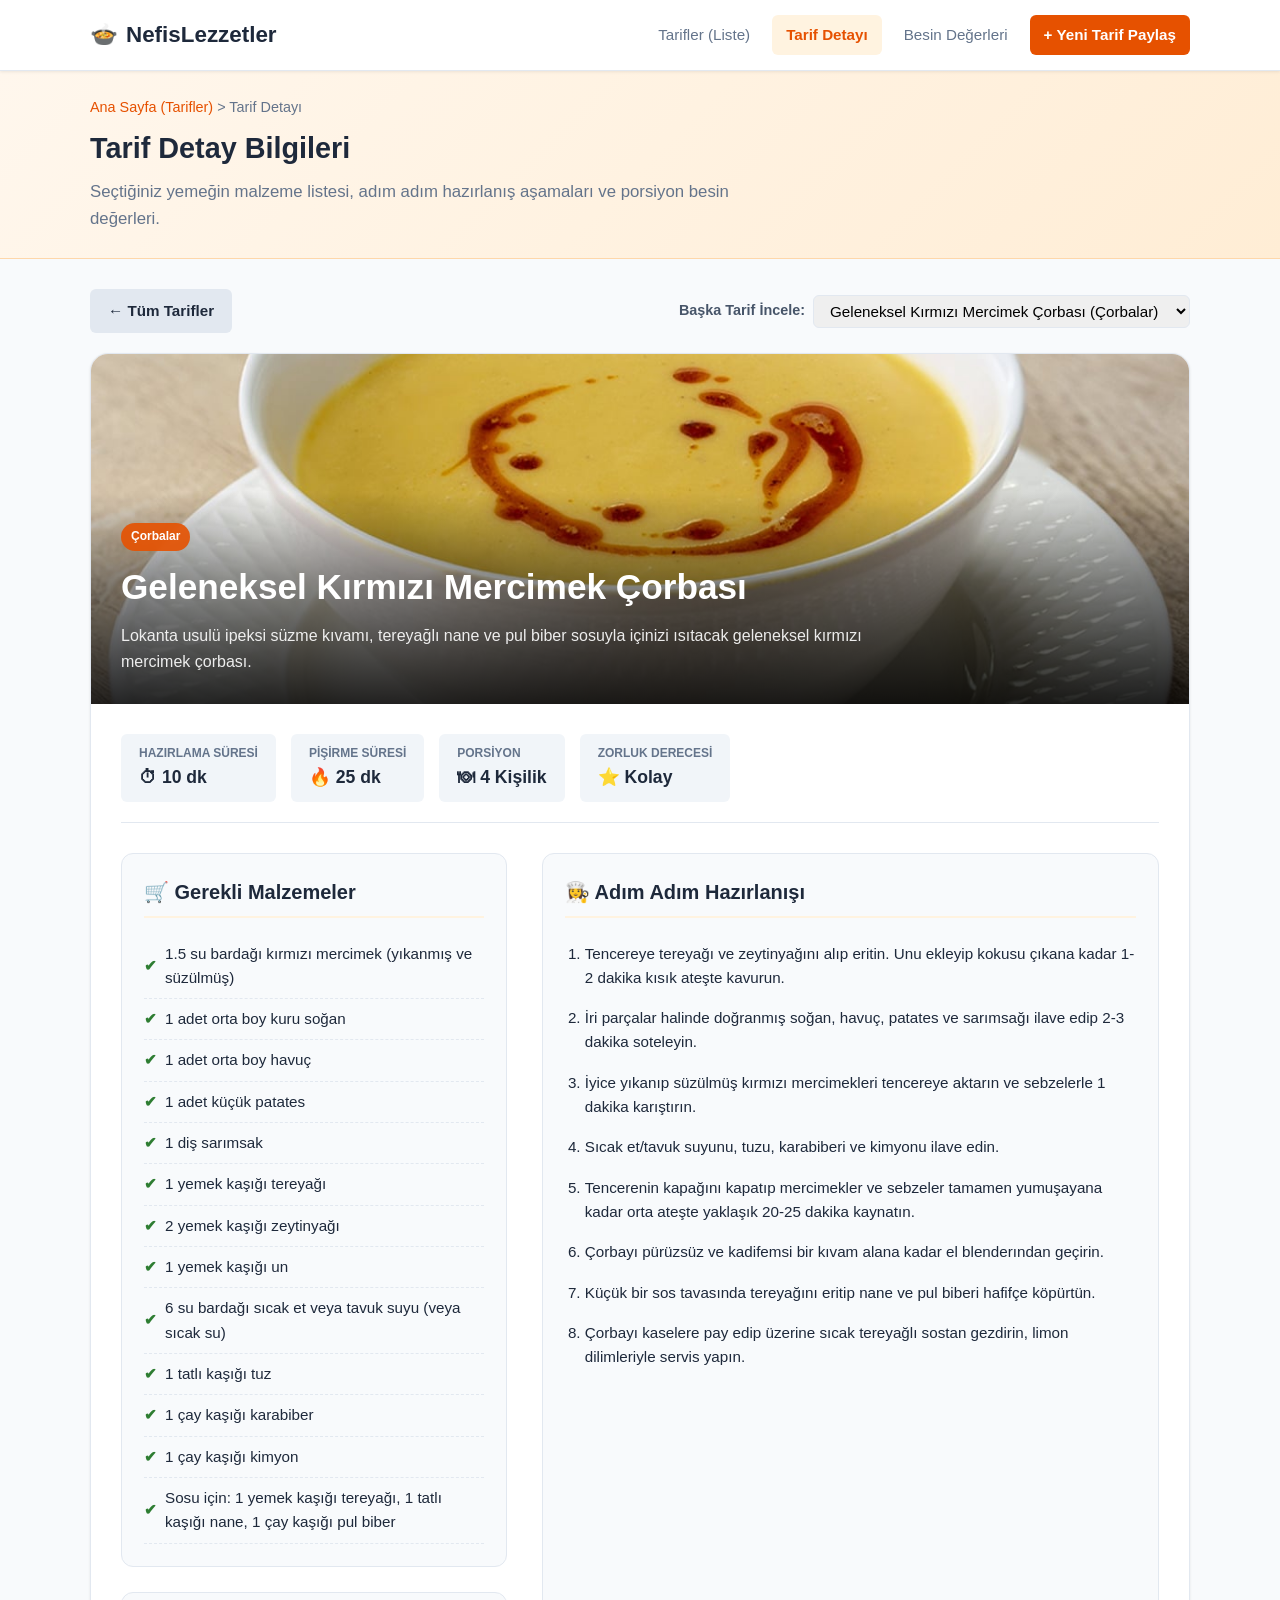
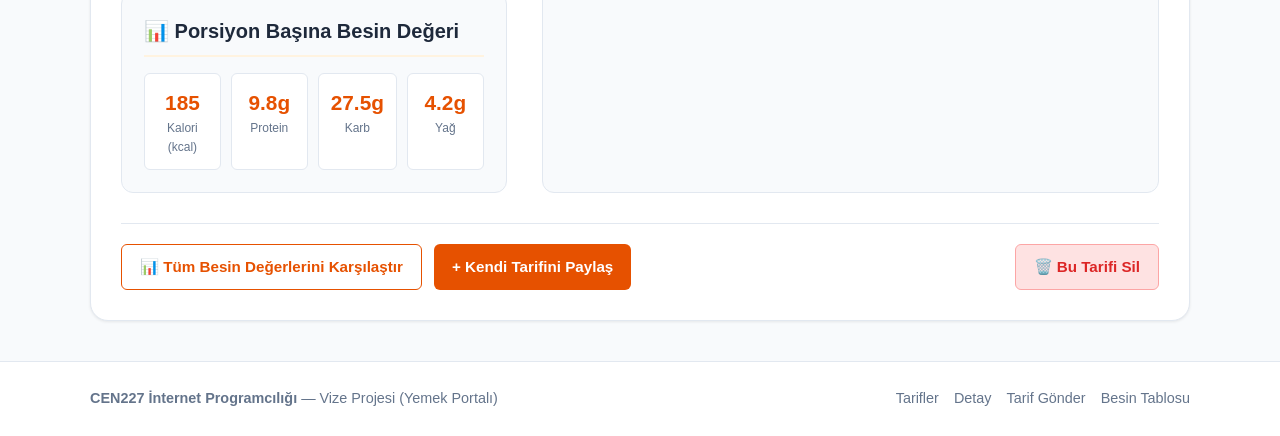
<file: web vize projesi/detail.html>
<!DOCTYPE html>
<html lang="tr">
<head>
  <meta charset="UTF-8">
  <meta name="viewport" content="width=device-width, initial-scale=1.0">
  <title>Tarif Detayı | Yemek Tarifleri Portalı</title>
  <link rel="stylesheet" href="style.css">
</head>
<body>

  <!-- ==================== ÜST MENÜ (NAVBAR) ==================== -->
  <nav class="navbar">
    <div class="container nav-container">
      <a href="index.html" class="logo">
        🍲 <span>NefisLezzetler</span>
      </a>
      <ul class="nav-menu">
        <li><a href="index.html" class="nav-link">Tarifler (Liste)</a></li>
        <li><a href="detail.html" class="nav-link">Tarif Detayı</a></li>
        <li><a href="table.html" class="nav-link">Besin Değerleri</a></li>
        <li><a href="form.html" class="nav-link nav-btn">+ Yeni Tarif Paylaş</a></li>
      </ul>
    </div>
  </nav>

  <!-- ==================== HERO BÖLÜMÜ ==================== -->
  <div class="hero-section" style="padding: 25px 0;">
    <div class="container">
      <div style="font-size: 0.9rem; color: #64748b; margin-bottom: 6px;">
        <a href="index.html" style="color: #e65100;">Ana Sayfa (Tarifler)</a> &gt; Tarif Detayı
      </div>
      <h1 class="hero-title" style="font-size: 1.8rem;">Tarif Detay Bilgileri</h1>
      <p class="hero-subtitle">
        Seçtiğiniz yemeğin malzeme listesi, adım adım hazırlanış aşamaları ve porsiyon besin değerleri.
      </p>
    </div>
  </div>

  <!-- ==================== ANA İÇERİK ==================== -->
  <div class="container">
    <!-- JavaScript tarafından doldurulacak detay konteyneri -->
    <div id="detail-container">
      <div style="text-align: center; padding: 50px;">
        <p>Tarif bilgileri yükleniyor...</p>
      </div>
    </div>
  </div>

  <!-- ==================== ALT BİLGİ (FOOTER) ==================== -->
  <footer class="footer">
    <div class="container footer-content">
      <div>
        <strong>CEN227 İnternet Programcılığı</strong> — Vize Projesi (Yemek Portalı)
      </div>
      <div class="footer-links">
        <a href="index.html">Tarifler</a>
        <a href="detail.html">Detay</a>
        <a href="form.html">Tarif Gönder</a>
        <a href="table.html">Besin Tablosu</a>
      </div>
    </div>
  </footer>

  <!-- Script Dosyaları -->
  <script src="data.js"></script>
  <script src="main.js"></script>
</body>
</html>
</file>
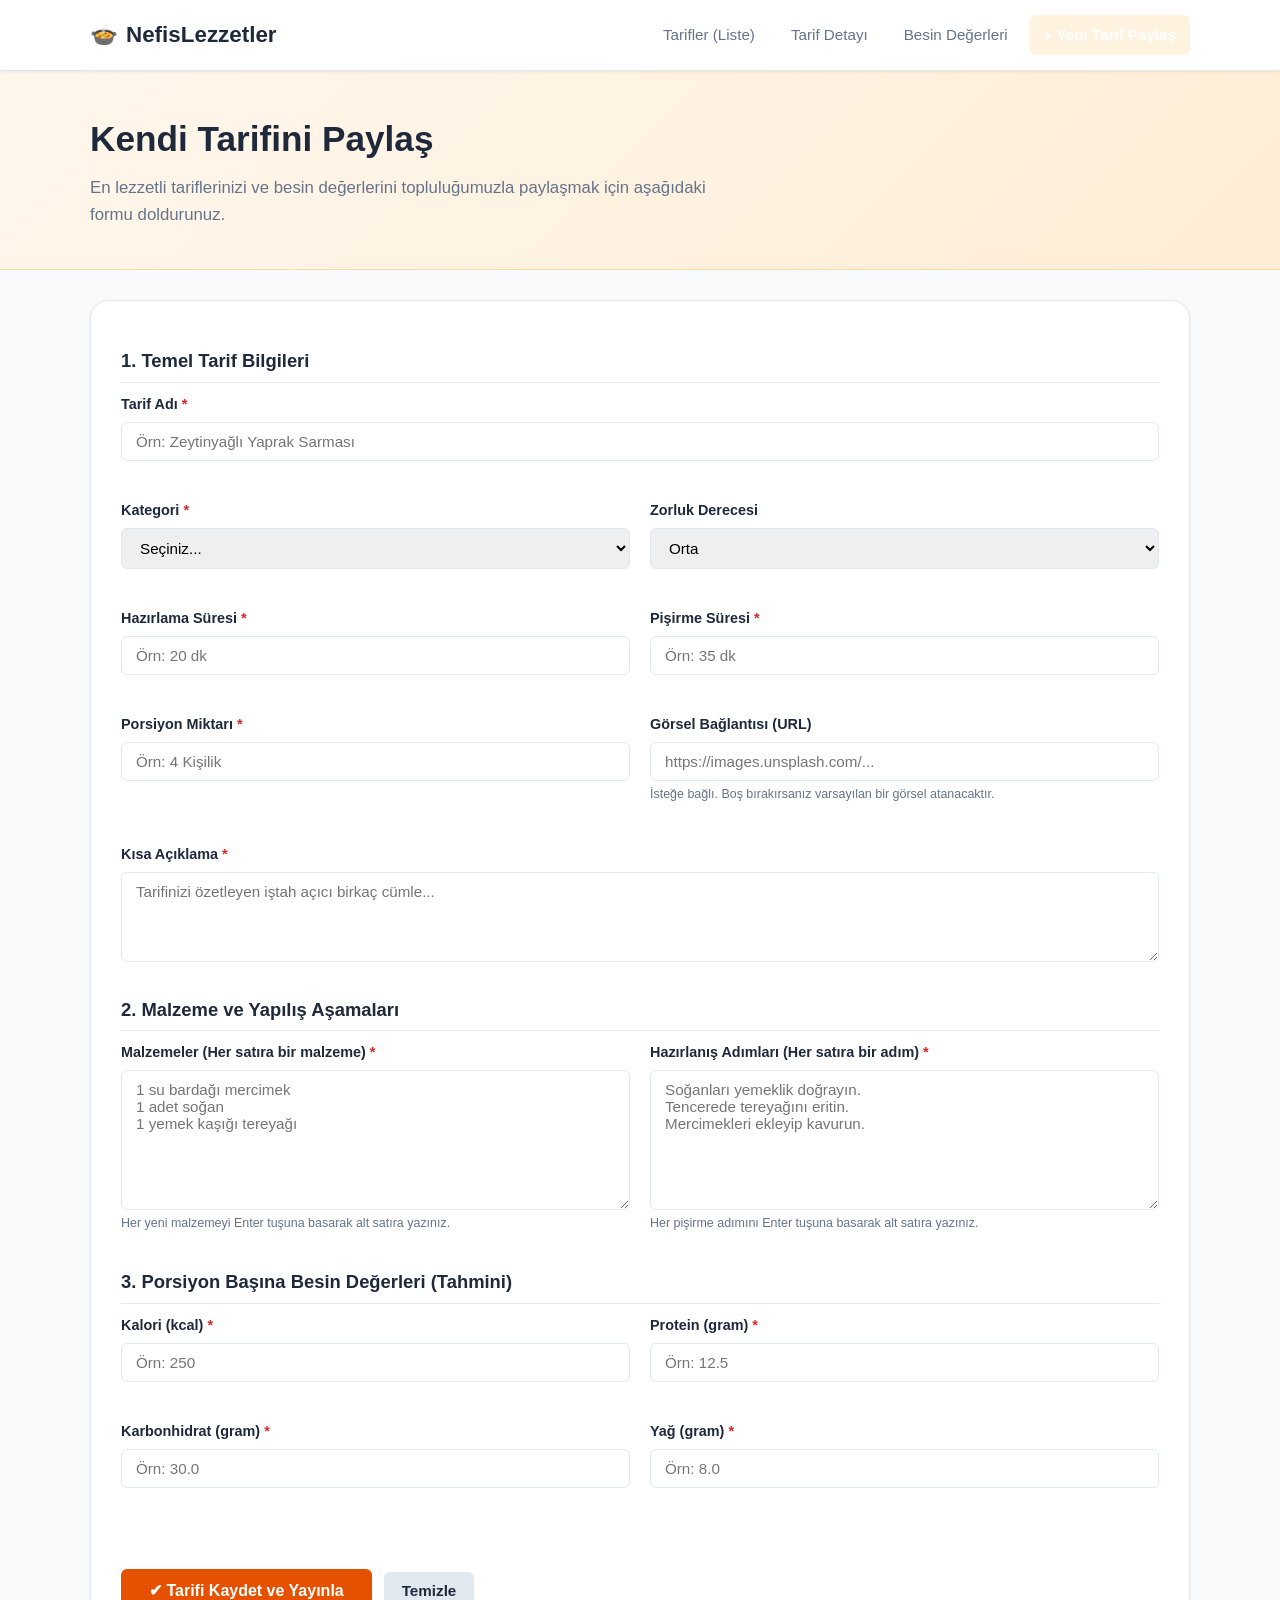
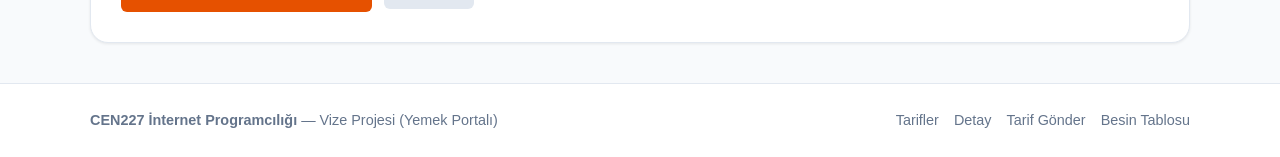
<file: web vize projesi/form.html>
<!DOCTYPE html>
<html lang="tr">
<head>
  <meta charset="UTF-8">
  <meta name="viewport" content="width=device-width, initial-scale=1.0">
  <title>Tarif Gönderme Formu | Yemek Tarifleri Portalı</title>
  <link rel="stylesheet" href="style.css">
</head>
<body>

  <!-- ==================== ÜST MENÜ (NAVBAR) ==================== -->
  <nav class="navbar">
    <div class="container nav-container">
      <a href="index.html" class="logo">
        🍲 <span>NefisLezzetler</span>
      </a>
      <ul class="nav-menu">
        <li><a href="index.html" class="nav-link">Tarifler (Liste)</a></li>
        <li><a href="detail.html" class="nav-link">Tarif Detayı</a></li>
        <li><a href="table.html" class="nav-link">Besin Değerleri</a></li>
        <li><a href="form.html" class="nav-link nav-btn active">+ Yeni Tarif Paylaş</a></li>
      </ul>
    </div>
  </nav>

  <!-- ==================== HERO BÖLÜMÜ ==================== -->
  <div class="hero-section">
    <div class="container">
      <h1 class="hero-title">Kendi Tarifini Paylaş</h1>
      <p class="hero-subtitle">
        En lezzetli tariflerinizi ve besin değerlerini topluluğumuzla paylaşmak için aşağıdaki formu doldurunuz.
      </p>
    </div>
  </div>

  <!-- ==================== ANA İÇERİK ==================== -->
  <div class="container">

    <!-- Başarı Bildirim Kutusu (Alert) -->
    <div id="success-alert" class="alert-box alert-success"></div>

    <!-- Form Kartı -->
    <div class="form-card">
      <form id="recipe-form" novalidate>
        
        <!-- Bölüm 1: Genel Bilgiler -->
        <div class="form-section-title">1. Temel Tarif Bilgileri</div>
        
        <div class="form-grid">
          <!-- Tarif Adı -->
          <div class="form-group col-full">
            <label for="name" class="form-label">Tarif Adı <span class="req">*</span></label>
            <input 
              type="text" 
              id="name" 
              class="form-control" 
              placeholder="Örn: Zeytinyağlı Yaprak Sarması" 
              required
            >
            <span id="name-error" class="error-message"></span>
          </div>

          <!-- Kategori -->
          <div class="form-group">
            <label for="category" class="form-label">Kategori <span class="req">*</span></label>
            <select id="category" class="form-control" required>
              <option value="">Seçiniz...</option>
              <option value="Çorbalar">Çorbalar</option>
              <option value="Ana Yemekler">Ana Yemekler</option>
              <option value="Deniz Ürünleri">Deniz Ürünleri</option>
              <option value="Salatalar">Salatalar</option>
              <option value="Tatlılar">Tatlılar</option>
              <option value="Aperatifler">Aperatifler</option>
            </select>
            <span id="category-error" class="error-message"></span>
          </div>

          <!-- Zorluk Derecesi -->
          <div class="form-group">
            <label for="difficulty" class="form-label">Zorluk Derecesi</label>
            <select id="difficulty" class="form-control">
              <option value="Kolay">Kolay</option>
              <option value="Orta" selected>Orta</option>
              <option value="Zor">Zor</option>
            </select>
          </div>

          <!-- Hazırlama Süresi -->
          <div class="form-group">
            <label for="prepTime" class="form-label">Hazırlama Süresi <span class="req">*</span></label>
            <input 
              type="text" 
              id="prepTime" 
              class="form-control" 
              placeholder="Örn: 20 dk" 
              required
            >
            <span id="prepTime-error" class="error-message"></span>
          </div>

          <!-- Pişirme Süresi -->
          <div class="form-group">
            <label for="cookTime" class="form-label">Pişirme Süresi <span class="req">*</span></label>
            <input 
              type="text" 
              id="cookTime" 
              class="form-control" 
              placeholder="Örn: 35 dk" 
              required
            >
            <span id="cookTime-error" class="error-message"></span>
          </div>

          <!-- Porsiyon -->
          <div class="form-group">
            <label for="servings" class="form-label">Porsiyon Miktarı <span class="req">*</span></label>
            <input 
              type="text" 
              id="servings" 
              class="form-control" 
              placeholder="Örn: 4 Kişilik" 
              required
            >
            <span id="servings-error" class="error-message"></span>
          </div>

          <!-- Görsel URL -->
          <div class="form-group">
            <label for="image" class="form-label">Görsel Bağlantısı (URL)</label>
            <input 
              type="url" 
              id="image" 
              class="form-control" 
              placeholder="https://images.unsplash.com/..."
            >
            <span class="form-hint">İsteğe bağlı. Boş bırakırsanız varsayılan bir görsel atanacaktır.</span>
          </div>

          <!-- Kısa Açıklama -->
          <div class="form-group col-full">
            <label for="description" class="form-label">Kısa Açıklama <span class="req">*</span></label>
            <textarea 
              id="description" 
              class="form-control" 
              placeholder="Tarifinizi özetleyen iştah açıcı birkaç cümle..." 
              required
            ></textarea>
            <span id="description-error" class="error-message"></span>
          </div>
        </div>

        <!-- Bölüm 2: Malzemeler ve Hazırlanış -->
        <div class="form-section-title">2. Malzeme ve Yapılış Aşamaları</div>

        <div class="form-grid">
          <!-- Malzemeler -->
          <div class="form-group">
            <label for="ingredients" class="form-label">Malzemeler (Her satıra bir malzeme) <span class="req">*</span></label>
            <textarea 
              id="ingredients" 
              class="form-control" 
              style="min-height: 140px;" 
              placeholder="1 su bardağı mercimek&#10;1 adet soğan&#10;1 yemek kaşığı tereyağı" 
              required
            ></textarea>
            <span class="form-hint">Her yeni malzemeyi Enter tuşuna basarak alt satıra yazınız.</span>
            <span id="ingredients-error" class="error-message"></span>
          </div>

          <!-- Hazırlanış -->
          <div class="form-group">
            <label for="instructions" class="form-label">Hazırlanış Adımları (Her satıra bir adım) <span class="req">*</span></label>
            <textarea 
              id="instructions" 
              class="form-control" 
              style="min-height: 140px;" 
              placeholder="Soğanları yemeklik doğrayın.&#10;Tencerede tereyağını eritin.&#10;Mercimekleri ekleyip kavurun." 
              required
            ></textarea>
            <span class="form-hint">Her pişirme adımını Enter tuşuna basarak alt satıra yazınız.</span>
            <span id="instructions-error" class="error-message"></span>
          </div>
        </div>

        <!-- Bölüm 3: Besin Değerleri -->
        <div class="form-section-title">3. Porsiyon Başına Besin Değerleri (Tahmini)</div>

        <div class="form-grid">
          <div class="form-group">
            <label for="calories" class="form-label">Kalori (kcal) <span class="req">*</span></label>
            <input type="number" id="calories" class="form-control" placeholder="Örn: 250" min="0" required>
          </div>

          <div class="form-group">
            <label for="protein" class="form-label">Protein (gram) <span class="req">*</span></label>
            <input type="number" step="0.1" id="protein" class="form-control" placeholder="Örn: 12.5" min="0" required>
          </div>

          <div class="form-group">
            <label for="carbs" class="form-label">Karbonhidrat (gram) <span class="req">*</span></label>
            <input type="number" step="0.1" id="carbs" class="form-control" placeholder="Örn: 30.0" min="0" required>
          </div>

          <div class="form-group">
            <label for="fat" class="form-label">Yağ (gram) <span class="req">*</span></label>
            <input type="number" step="0.1" id="fat" class="form-control" placeholder="Örn: 8.0" min="0" required>
          </div>

          <div class="form-group col-full">
            <span id="nutrition-error" class="error-message"></span>
          </div>
        </div>

        <!-- Butonlar -->
        <div style="margin-top: 25px; display: flex; gap: 12px; align-items: center;">
          <button type="submit" class="btn btn-primary" style="padding: 12px 28px; font-size: 1rem;">
            ✔ Tarifi Kaydet ve Yayınla
          </button>
          <button type="reset" class="btn btn-secondary">
            Temizle
          </button>
        </div>

      </form>
    </div>

  </div>

  <!-- ==================== ALT BİLGİ (FOOTER) ==================== -->
  <footer class="footer">
    <div class="container footer-content">
      <div>
        <strong>CEN227 İnternet Programcılığı</strong> — Vize Projesi (Yemek Portalı)
      </div>
      <div class="footer-links">
        <a href="index.html">Tarifler</a>
        <a href="detail.html">Detay</a>
        <a href="form.html">Tarif Gönder</a>
        <a href="table.html">Besin Tablosu</a>
      </div>
    </div>
  </footer>

  <!-- Script Dosyaları -->
  <script src="data.js"></script>
  <script src="main.js"></script>
</body>
</html>
</file>
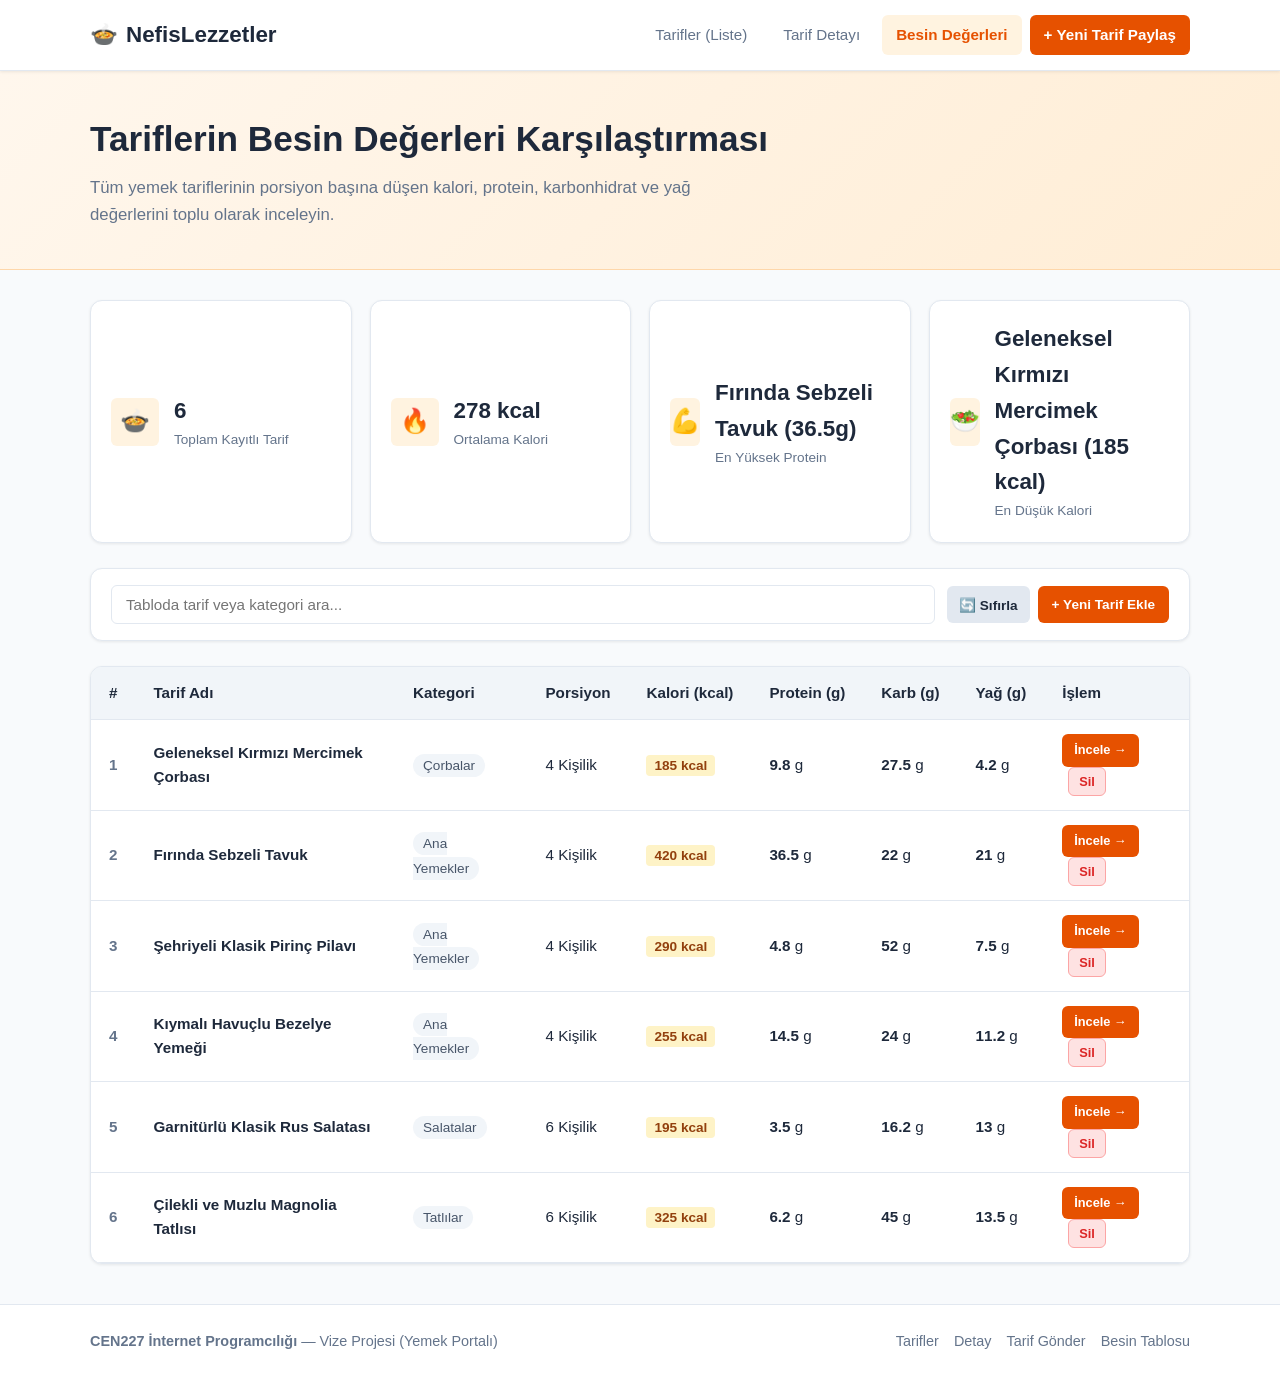
<file: web vize projesi/table.html>
<!DOCTYPE html>
<html lang="tr">
<head>
  <meta charset="UTF-8">
  <meta name="viewport" content="width=device-width, initial-scale=1.0">
  <title>Besin Değeri Tablosu | Yemek Tarifleri Portalı</title>
  <link rel="stylesheet" href="style.css">
</head>
<body>

  <!-- ==================== ÜST MENÜ (NAVBAR) ==================== -->
  <nav class="navbar">
    <div class="container nav-container">
      <a href="index.html" class="logo">
        🍲 <span>NefisLezzetler</span>
      </a>
      <ul class="nav-menu">
        <li><a href="index.html" class="nav-link">Tarifler (Liste)</a></li>
        <li><a href="detail.html" class="nav-link">Tarif Detayı</a></li>
        <li><a href="table.html" class="nav-link active">Besin Değerleri</a></li>
        <li><a href="form.html" class="nav-link nav-btn">+ Yeni Tarif Paylaş</a></li>
      </ul>
    </div>
  </nav>

  <!-- ==================== HERO BÖLÜMÜ ==================== -->
  <div class="hero-section">
    <div class="container">
      <h1 class="hero-title">Tariflerin Besin Değerleri Karşılaştırması</h1>
      <p class="hero-subtitle">
        Tüm yemek tariflerinin porsiyon başına düşen kalori, protein, karbonhidrat ve yağ değerlerini toplu olarak inceleyin.
      </p>
    </div>
  </div>

  <!-- ==================== ANA İÇERİK ==================== -->
  <div class="container">

    <!-- Özet İstatistik Kartları (Div Grid) -->
    <div class="stats-cards-grid">
      <div class="stat-card">
        <div class="stat-icon">🍲</div>
        <div class="stat-info">
          <div id="stat-total" class="stat-val">0</div>
          <div class="stat-lbl">Toplam Kayıtlı Tarif</div>
        </div>
      </div>

      <div class="stat-card">
        <div class="stat-icon">🔥</div>
        <div class="stat-info">
          <div id="stat-avg-cal" class="stat-val">0 kcal</div>
          <div class="stat-lbl">Ortalama Kalori</div>
        </div>
      </div>

      <div class="stat-card">
        <div class="stat-icon">💪</div>
        <div class="stat-info">
          <div id="stat-top-protein" class="stat-val">-</div>
          <div class="stat-lbl">En Yüksek Protein</div>
        </div>
      </div>

      <div class="stat-card">
        <div class="stat-icon">🥗</div>
        <div class="stat-info">
          <div id="stat-lowest-cal" class="stat-val">-</div>
          <div class="stat-lbl">En Düşük Kalori</div>
        </div>
      </div>
    </div>

    <!-- Tablo İçi Arama ve Filtreleme -->
    <div class="filter-bar">
      <div class="search-box">
        <input 
          type="text" 
          id="table-search" 
          class="search-input" 
          placeholder="Tabloda tarif veya kategori ara..."
        >
      </div>
      <div style="display: flex; gap: 8px;">
        <button type="button" onclick="handleResetDefaults()" class="btn btn-secondary" style="font-size: 0.85rem; padding: 8px 12px;" title="Varsayılan başlangıç tariflerini geri yükler">
          🔄 Sıfırla
        </button>
        <a href="form.html" class="btn btn-primary" style="font-size: 0.85rem; padding: 8px 14px;">
          + Yeni Tarif Ekle
        </a>
      </div>
    </div>

    <!-- Düzenli HTML Tablosu (table-responsive div içinde) -->
    <div class="table-responsive">
      <table class="data-table">
        <thead>
          <tr>
            <th>#</th>
            <th>Tarif Adı</th>
            <th>Kategori</th>
            <th>Porsiyon</th>
            <th>Kalori (kcal)</th>
            <th>Protein (g)</th>
            <th>Karb (g)</th>
            <th>Yağ (g)</th>
            <th>İşlem</th>
          </tr>
        </thead>
        <tbody id="table-body">
          <!-- JavaScript tarafından doldurulacaktır -->
        </tbody>
      </table>
    </div>

  </div>

  <!-- ==================== ALT BİLGİ (FOOTER) ==================== -->
  <footer class="footer">
    <div class="container footer-content">
      <div>
        <strong>CEN227 İnternet Programcılığı</strong> — Vize Projesi (Yemek Portalı)
      </div>
      <div class="footer-links">
        <a href="index.html">Tarifler</a>
        <a href="detail.html">Detay</a>
        <a href="form.html">Tarif Gönder</a>
        <a href="table.html">Besin Tablosu</a>
      </div>
    </div>
  </footer>

  <!-- Script Dosyaları -->
  <script src="data.js"></script>
  <script src="main.js"></script>
</body>
</html>
</file>
<file: web vize projesi/style.css>
/* ==========================================================
   CEN227 Internet Programming Midterm Project
   Yemek Tarifleri Portalı - Genel CSS Dosyası (style.css)
   ========================================================== */

/* Renk Değişkenleri ve Genel Ayarlar */
:root {
  --primary: #e65100;         /* Sıcak turuncu / ana renk */
  --primary-hover: #bf360c;   /* Koyu turuncu hover */
  --primary-light: #fff3e0;   /* Açık zemin vurgusu */
  --secondary: #2e7d32;       /* Yeşil vurgu */
  --dark: #1e293b;            /* Koyu metin rengi */
  --light: #f8fafc;           /* Açık sayfa zemini */
  --white: #ffffff;
  --gray-100: #f1f5f9;
  --gray-200: #e2e8f0;
  --gray-400: #94a3b8;
  --gray-600: #64748b;
  --danger: #dc2626;          /* Hata rengi */
  --success: #16a34a;         /* Başarı rengi */
  --radius-sm: 6px;
  --radius-md: 12px;
  --radius-lg: 18px;
  --shadow-sm: 0 1px 3px rgba(0, 0, 0, 0.08);
  --shadow-md: 0 4px 14px rgba(0, 0, 0, 0.08);
  --shadow-lg: 0 10px 25px rgba(0, 0, 0, 0.12);
  --font-family: -apple-system, BlinkMacSystemFont, "Segoe UI", Roboto, Oxygen, Ubuntu, Cantarell, "Helvetica Neue", sans-serif;
}

/* Temel Sıfırlama */
* {
  box-sizing: border-box;
  margin: 0;
  padding: 0;
}

body {
  font-family: var(--font-family);
  background-color: var(--light);
  color: var(--dark);
  line-height: 1.6;
  min-height: 100vh;
  display: flex;
  flex-direction: column;
}

a {
  text-decoration: none;
  color: inherit;
}

/* Konteyner (Container Div) */
.container {
  width: 100%;
  max-width: 1140px;
  margin: 0 auto;
  padding: 0 20px;
}

/* ==========================================================
   Üst Navigasyon Çubuğu (Navbar)
   ========================================================== */
.navbar {
  background-color: var(--white);
  box-shadow: var(--shadow-sm);
  position: sticky;
  top: 0;
  z-index: 100;
  border-bottom: 1px solid var(--gray-200);
}

.nav-container {
  display: flex;
  align-items: center;
  justify-content: space-between;
  height: 70px;
}

.logo {
  font-size: 1.4rem;
  font-weight: 700;
  color: var(--primary);
  display: flex;
  align-items: center;
  gap: 8px;
}

.logo span {
  color: var(--dark);
}

.nav-menu {
  display: flex;
  align-items: center;
  gap: 8px;
  list-style: none;
}

.nav-link {
  display: inline-block;
  padding: 8px 14px;
  border-radius: var(--radius-sm);
  font-size: 0.95rem;
  font-weight: 500;
  color: var(--gray-600);
  transition: all 0.2s ease;
}

.nav-link:hover {
  color: var(--primary);
  background-color: var(--primary-light);
}

.nav-link.active {
  color: var(--primary);
  background-color: var(--primary-light);
  font-weight: 600;
}

.nav-btn {
  background-color: var(--primary);
  color: var(--white) !important;
  font-weight: 600;
}

.nav-btn:hover {
  background-color: var(--primary-hover) !important;
}

/* ==========================================================
   Hero / Başlık Alanı
   ========================================================== */
.hero-section {
  background: linear-gradient(135deg, #fff7ed 0%, #ffedd5 100%);
  padding: 40px 0;
  border-bottom: 1px solid #fed7aa;
  margin-bottom: 30px;
}

.hero-title {
  font-size: 2.2rem;
  font-weight: 800;
  color: var(--dark);
  margin-bottom: 8px;
}

.hero-subtitle {
  font-size: 1.05rem;
  color: var(--gray-600);
  max-width: 650px;
}

/* ==========================================================
   Sayfa İçi Filtreleme & Arama Çubuğu
   ========================================================== */
.filter-bar {
  display: flex;
  flex-wrap: wrap;
  gap: 12px;
  align-items: center;
  justify-content: space-between;
  margin-bottom: 25px;
  background: var(--white);
  padding: 16px 20px;
  border-radius: var(--radius-md);
  box-shadow: var(--shadow-sm);
  border: 1px solid var(--gray-200);
}

.search-box {
  flex: 1;
  min-width: 240px;
  position: relative;
}

.search-input {
  width: 100%;
  padding: 10px 14px;
  border: 1px solid var(--gray-200);
  border-radius: var(--radius-sm);
  font-size: 0.95rem;
  outline: none;
  transition: border-color 0.2s;
}

.search-input:focus {
  border-color: var(--primary);
}

.category-chips {
  display: flex;
  flex-wrap: wrap;
  gap: 8px;
}

.chip-btn {
  background-color: var(--gray-100);
  border: 1px solid var(--gray-200);
  color: var(--gray-600);
  padding: 6px 14px;
  border-radius: 20px;
  font-size: 0.85rem;
  font-weight: 500;
  cursor: pointer;
  transition: all 0.2s;
}

.chip-btn:hover {
  background-color: var(--primary-light);
  color: var(--primary);
}

.chip-btn.active {
  background-color: var(--primary);
  color: var(--white);
  border-color: var(--primary);
}

/* ==========================================================
   Tarif Kartları Grid Yapısı (Liste Sayfası)
   ========================================================== */
.recipe-grid {
  display: grid;
  grid-template-columns: repeat(auto-fill, minmax(320px, 1fr));
  gap: 25px;
  margin-bottom: 40px;
}

.recipe-card {
  background: var(--white);
  border-radius: var(--radius-md);
  overflow: hidden;
  box-shadow: var(--shadow-sm);
  border: 1px solid var(--gray-200);
  display: flex;
  flex-direction: column;
  transition: transform 0.2s, box-shadow 0.2s;
}

.recipe-card:hover {
  transform: translateY(-4px);
  box-shadow: var(--shadow-md);
}

.card-img-wrapper {
  position: relative;
  width: 100%;
  height: 200px;
  overflow: hidden;
  background-color: var(--gray-100);
}

.card-img {
  width: 100%;
  height: 100%;
  object-fit: cover;
  transition: transform 0.3s;
}

.recipe-card:hover .card-img {
  transform: scale(1.05);
}

.card-badge {
  position: absolute;
  top: 12px;
  left: 12px;
  background: rgba(230, 81, 0, 0.9);
  color: var(--white);
  font-size: 0.75rem;
  font-weight: 600;
  padding: 4px 10px;
  border-radius: 20px;
  backdrop-filter: blur(4px);
}

.card-content {
  padding: 20px;
  display: flex;
  flex-direction: column;
  flex: 1;
}

.card-title {
  font-size: 1.2rem;
  font-weight: 700;
  margin-bottom: 8px;
  color: var(--dark);
}

.card-desc {
  font-size: 0.9rem;
  color: var(--gray-600);
  margin-bottom: 16px;
  flex: 1;
  display: -webkit-box;
  -webkit-line-clamp: 2;
  -webkit-box-orient: vertical;
  overflow: hidden;
}

.card-meta {
  display: flex;
  justify-content: space-between;
  align-items: center;
  padding-top: 12px;
  border-top: 1px solid var(--gray-100);
  font-size: 0.85rem;
  color: var(--gray-600);
  margin-bottom: 16px;
}

.meta-item {
  display: flex;
  align-items: center;
  gap: 4px;
}

.card-action-btn {
  display: block;
  text-align: center;
  background-color: var(--primary);
  color: var(--white);
  padding: 10px;
  border-radius: var(--radius-sm);
  font-weight: 600;
  font-size: 0.9rem;
  transition: background-color 0.2s;
}

.card-action-btn:hover {
  background-color: var(--primary-hover);
}

/* ==========================================================
   Detay Sayfası Tasarımı (detail.html)
   ========================================================== */
.detail-card {
  background: var(--white);
  border-radius: var(--radius-lg);
  box-shadow: var(--shadow-sm);
  border: 1px solid var(--gray-200);
  overflow: hidden;
  margin-bottom: 40px;
}

.detail-header {
  position: relative;
  height: 350px;
  width: 100%;
}

.detail-header img {
  width: 100%;
  height: 100%;
  object-fit: cover;
}

.detail-overlay {
  position: absolute;
  bottom: 0;
  left: 0;
  right: 0;
  background: linear-gradient(to top, rgba(0,0,0,0.85) 0%, rgba(0,0,0,0.4) 60%, transparent 100%);
  padding: 30px;
  color: var(--white);
}

.detail-title {
  font-size: 2.2rem;
  font-weight: 800;
  margin-bottom: 8px;
}

.detail-subtitle {
  font-size: 1rem;
  opacity: 0.9;
  max-width: 800px;
}

.detail-body {
  padding: 30px;
}

.meta-badges-row {
  display: flex;
  flex-wrap: wrap;
  gap: 15px;
  margin-bottom: 30px;
  padding-bottom: 20px;
  border-bottom: 1px solid var(--gray-200);
}

.meta-badge-box {
  background-color: var(--gray-100);
  padding: 10px 18px;
  border-radius: var(--radius-sm);
  display: flex;
  flex-direction: column;
}

.meta-badge-box .label {
  font-size: 0.75rem;
  color: var(--gray-600);
  text-transform: uppercase;
  font-weight: 600;
}

.meta-badge-box .val {
  font-size: 1.1rem;
  font-weight: 700;
  color: var(--dark);
}

.detail-grid {
  display: grid;
  grid-template-columns: 1fr 1.6fr;
  gap: 35px;
}

.section-box {
  background: var(--light);
  padding: 22px;
  border-radius: var(--radius-md);
  border: 1px solid var(--gray-200);
}

.section-box-title {
  font-size: 1.25rem;
  font-weight: 700;
  color: var(--dark);
  margin-bottom: 16px;
  display: flex;
  align-items: center;
  gap: 8px;
  padding-bottom: 8px;
  border-bottom: 2px solid var(--primary-light);
}

.ingredients-list {
  list-style: none;
}

.ingredients-list li {
  padding: 8px 0;
  border-bottom: 1px dashed var(--gray-200);
  font-size: 0.95rem;
  display: flex;
  align-items: center;
  gap: 8px;
}

.ingredients-list li::before {
  content: "✔";
  color: var(--secondary);
  font-weight: bold;
}

.instructions-list {
  list-style-type: decimal;
  padding-left: 20px;
}

.instructions-list li {
  padding: 8px 0;
  font-size: 0.95rem;
  line-height: 1.6;
}

.nutrition-mini-grid {
  display: grid;
  grid-template-columns: repeat(4, 1fr);
  gap: 10px;
  margin-top: 15px;
}

.nutrition-mini-card {
  background: var(--white);
  padding: 12px;
  border-radius: var(--radius-sm);
  text-align: center;
  border: 1px solid var(--gray-200);
}

.nutrition-mini-card .num {
  font-size: 1.3rem;
  font-weight: 800;
  color: var(--primary);
}

.nutrition-mini-card .unit {
  font-size: 0.75rem;
  color: var(--gray-600);
}

/* Detay Sayfası Aksiyon Butonları */
.detail-actions {
  display: flex;
  flex-wrap: wrap;
  gap: 12px;
  margin-top: 30px;
  padding-top: 20px;
  border-top: 1px solid var(--gray-200);
}

.btn {
  display: inline-flex;
  align-items: center;
  gap: 8px;
  padding: 10px 18px;
  border-radius: var(--radius-sm);
  font-weight: 600;
  font-size: 0.95rem;
  cursor: pointer;
  border: none;
  transition: all 0.2s;
}

.btn-primary {
  background-color: var(--primary);
  color: var(--white);
}

.btn-primary:hover {
  background-color: var(--primary-hover);
}

.btn-secondary {
  background-color: var(--gray-200);
  color: var(--dark);
}

.btn-secondary:hover {
  background-color: var(--gray-400);
}

.btn-outline {
  background-color: transparent;
  border: 1px solid var(--primary);
  color: var(--primary);
}

.btn-outline:hover {
  background-color: var(--primary);
  color: var(--white);
}

.btn-danger {
  background-color: #fee2e2;
  color: var(--danger);
  border: 1px solid #fca5a5;
}

.btn-danger:hover {
  background-color: var(--danger);
  color: var(--white);
}

.card-del-btn {
  background-color: #fee2e2;
  color: var(--danger);
  border: 1px solid #fecaca;
  padding: 8px 12px;
  border-radius: var(--radius-sm);
  cursor: pointer;
  font-size: 0.95rem;
  transition: all 0.2s;
  display: flex;
  align-items: center;
  justify-content: center;
}

.card-del-btn:hover {
  background-color: var(--danger);
  color: var(--white);
}

.table-del-btn {
  display: inline-block;
  padding: 6px 10px;
  background-color: #fee2e2;
  color: var(--danger);
  border-radius: var(--radius-sm);
  font-size: 0.8rem;
  font-weight: 600;
  border: 1px solid #fca5a5;
  cursor: pointer;
  margin-left: 6px;
  transition: all 0.2s;
}

.table-del-btn:hover {
  background-color: var(--danger);
  color: var(--white);
}

/* ==========================================================
   Form Sayfası Tasarımı (form.html)
   ========================================================== */
.form-card {
  background: var(--white);
  border-radius: var(--radius-lg);
  box-shadow: var(--shadow-sm);
  border: 1px solid var(--gray-200);
  padding: 30px;
  margin-bottom: 40px;
}

.form-grid {
  display: grid;
  grid-template-columns: 1fr 1fr;
  gap: 20px;
}

.form-group {
  margin-bottom: 18px;
  display: flex;
  flex-direction: column;
}

.form-group.col-full {
  grid-column: 1 / -1;
}

.form-label {
  font-size: 0.9rem;
  font-weight: 600;
  margin-bottom: 6px;
  color: var(--dark);
}

.form-label .req {
  color: var(--danger);
}

.form-control {
  width: 100%;
  padding: 10px 14px;
  border: 1px solid var(--gray-200);
  border-radius: var(--radius-sm);
  font-size: 0.95rem;
  font-family: inherit;
  outline: none;
  transition: border-color 0.2s;
}

.form-control:focus {
  border-color: var(--primary);
}

.form-control.error {
  border-color: var(--danger);
  background-color: #fef2f2;
}

textarea.form-control {
  resize: vertical;
  min-height: 90px;
}

.form-hint {
  font-size: 0.78rem;
  color: var(--gray-600);
  margin-top: 4px;
}

.error-message {
  font-size: 0.8rem;
  color: var(--danger);
  margin-top: 4px;
  display: none;
}

.error-message.show {
  display: block;
}

.form-section-title {
  font-size: 1.15rem;
  font-weight: 700;
  color: var(--dark);
  margin: 15px 0 10px 0;
  padding-bottom: 6px;
  border-bottom: 1px solid var(--gray-200);
  grid-column: 1 / -1;
}

.alert-box {
  padding: 14px 18px;
  border-radius: var(--radius-sm);
  margin-bottom: 20px;
  display: none;
  font-size: 0.95rem;
}

.alert-success {
  background-color: #ecfdf5;
  color: #065f46;
  border: 1px solid #a7f3d0;
}

/* ==========================================================
   Tablo Sayfası Tasarımı (table.html)
   ========================================================== */
.stats-cards-grid {
  display: grid;
  grid-template-columns: repeat(auto-fit, minmax(220px, 1fr));
  gap: 18px;
  margin-bottom: 25px;
}

.stat-card {
  background: var(--white);
  padding: 20px;
  border-radius: var(--radius-md);
  border: 1px solid var(--gray-200);
  box-shadow: var(--shadow-sm);
  display: flex;
  align-items: center;
  gap: 15px;
}

.stat-icon {
  width: 48px;
  height: 48px;
  border-radius: var(--radius-sm);
  background-color: var(--primary-light);
  color: var(--primary);
  display: flex;
  align-items: center;
  justify-content: center;
  font-size: 1.5rem;
}

.stat-info .stat-val {
  font-size: 1.4rem;
  font-weight: 800;
  color: var(--dark);
}

.stat-info .stat-lbl {
  font-size: 0.85rem;
  color: var(--gray-600);
}

.table-responsive {
  width: 100%;
  overflow-x: auto;
  background: var(--white);
  border-radius: var(--radius-md);
  box-shadow: var(--shadow-sm);
  border: 1px solid var(--gray-200);
  margin-bottom: 40px;
}

.data-table {
  width: 100%;
  border-collapse: collapse;
  text-align: left;
}

.data-table th,
.data-table td {
  padding: 14px 18px;
  border-bottom: 1px solid var(--gray-200);
  font-size: 0.95rem;
}

.data-table th {
  background-color: var(--gray-100);
  color: var(--dark);
  font-weight: 700;
  white-space: nowrap;
}

.data-table tbody tr:hover {
  background-color: #fffaf5;
}

.data-table .cal-badge {
  background: #fef3c7;
  color: #92400e;
  padding: 3px 8px;
  border-radius: 4px;
  font-weight: 600;
  font-size: 0.85rem;
}

.data-table .table-link-btn {
  display: inline-block;
  padding: 6px 12px;
  background-color: var(--primary);
  color: var(--white);
  border-radius: var(--radius-sm);
  font-size: 0.8rem;
  font-weight: 600;
}

.data-table .table-link-btn:hover {
  background-color: var(--primary-hover);
}

/* ==========================================================
   Alt Bilgi Alanı (Footer)
   ========================================================== */
.footer {
  margin-top: auto;
  background-color: var(--white);
  border-top: 1px solid var(--gray-200);
  padding: 25px 0;
  color: var(--gray-600);
  font-size: 0.9rem;
}

.footer-content {
  display: flex;
  justify-content: space-between;
  align-items: center;
  flex-wrap: wrap;
  gap: 15px;
}

.footer-links {
  display: flex;
  gap: 15px;
}

.footer-links a:hover {
  color: var(--primary);
}

/* ==========================================================
   Mobil Uyum (Responsive)
   ========================================================== */
@media (max-width: 768px) {
  .nav-container {
    flex-direction: column;
    height: auto;
    padding: 12px 0;
    gap: 10px;
  }
  
  .nav-menu {
    flex-wrap: wrap;
    justify-content: center;
  }

  .detail-grid {
    grid-template-columns: 1fr;
  }

  .form-grid {
    grid-template-columns: 1fr;
  }

  .nutrition-mini-grid {
    grid-template-columns: repeat(2, 1fr);
  }

  .hero-title {
    font-size: 1.7rem;
  }

  .detail-title {
    font-size: 1.6rem;
  }

  .detail-header {
    height: 240px;
  }
}
</file>
